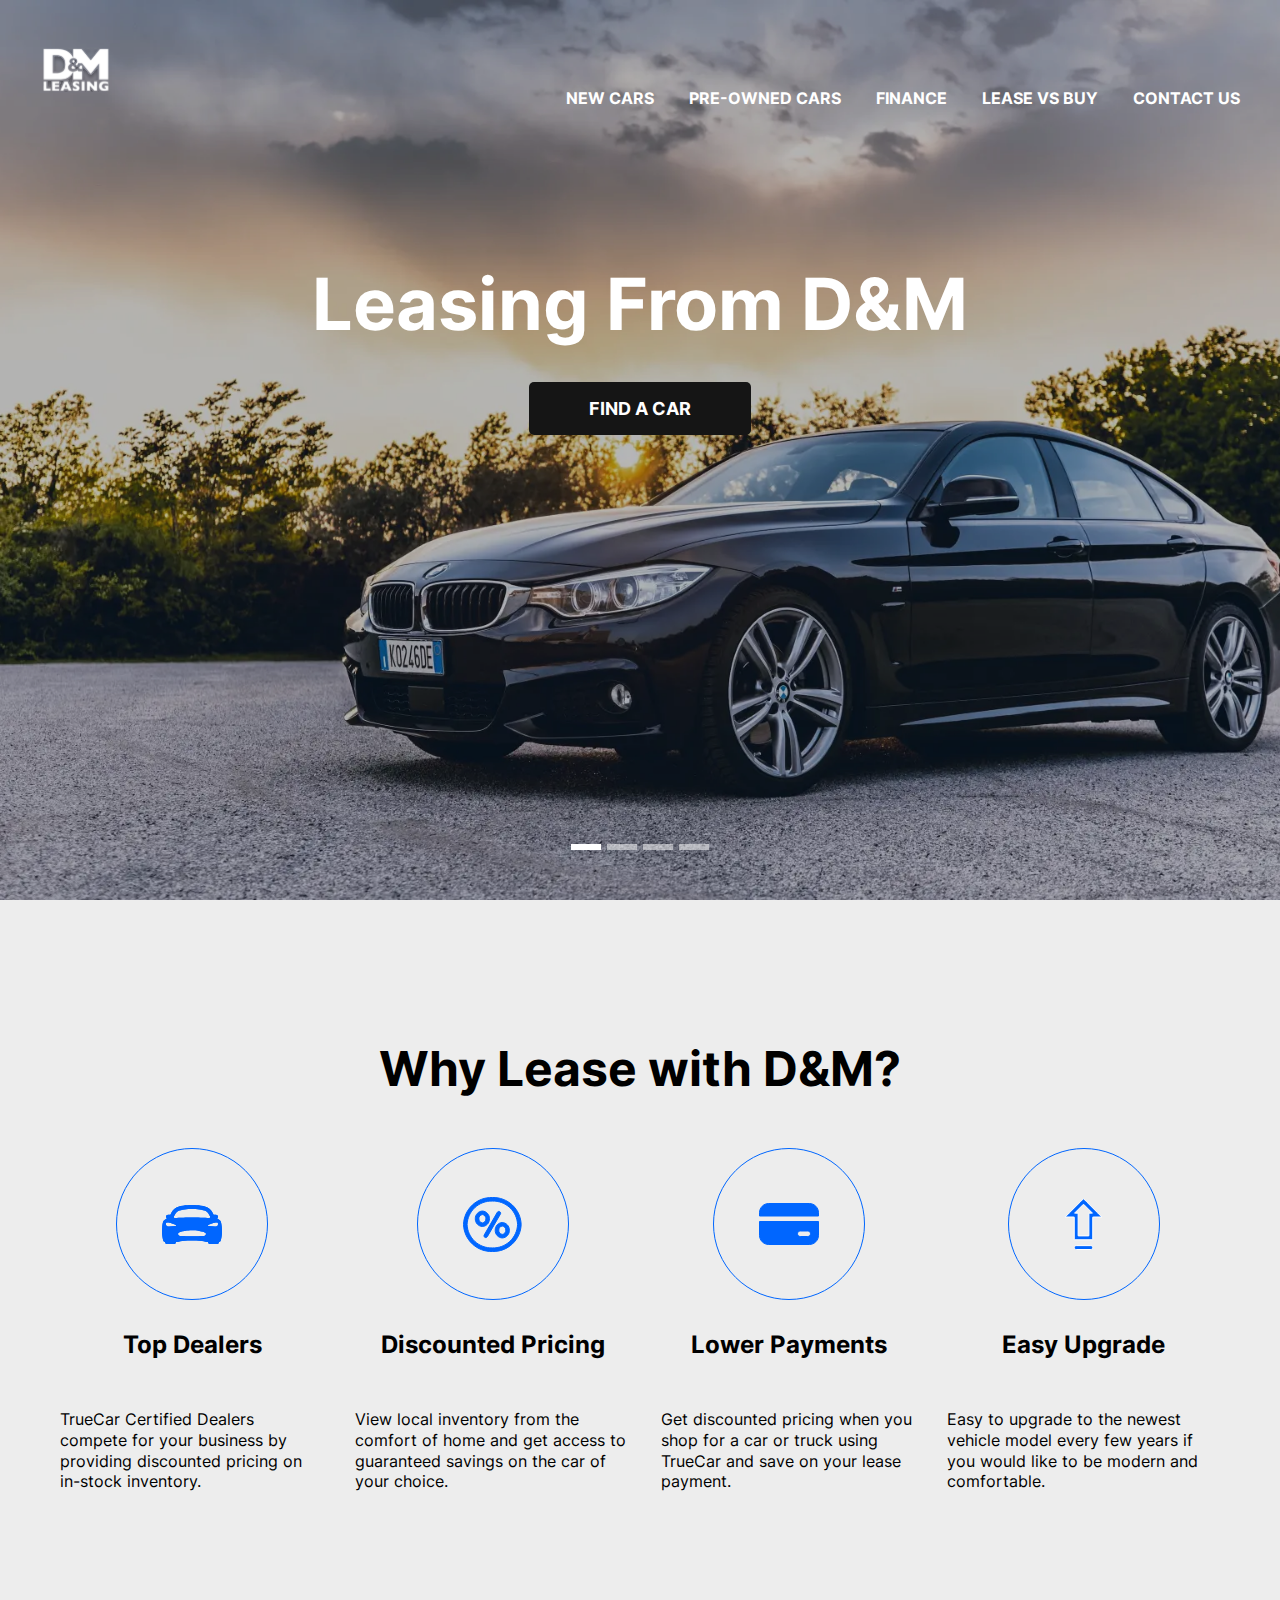
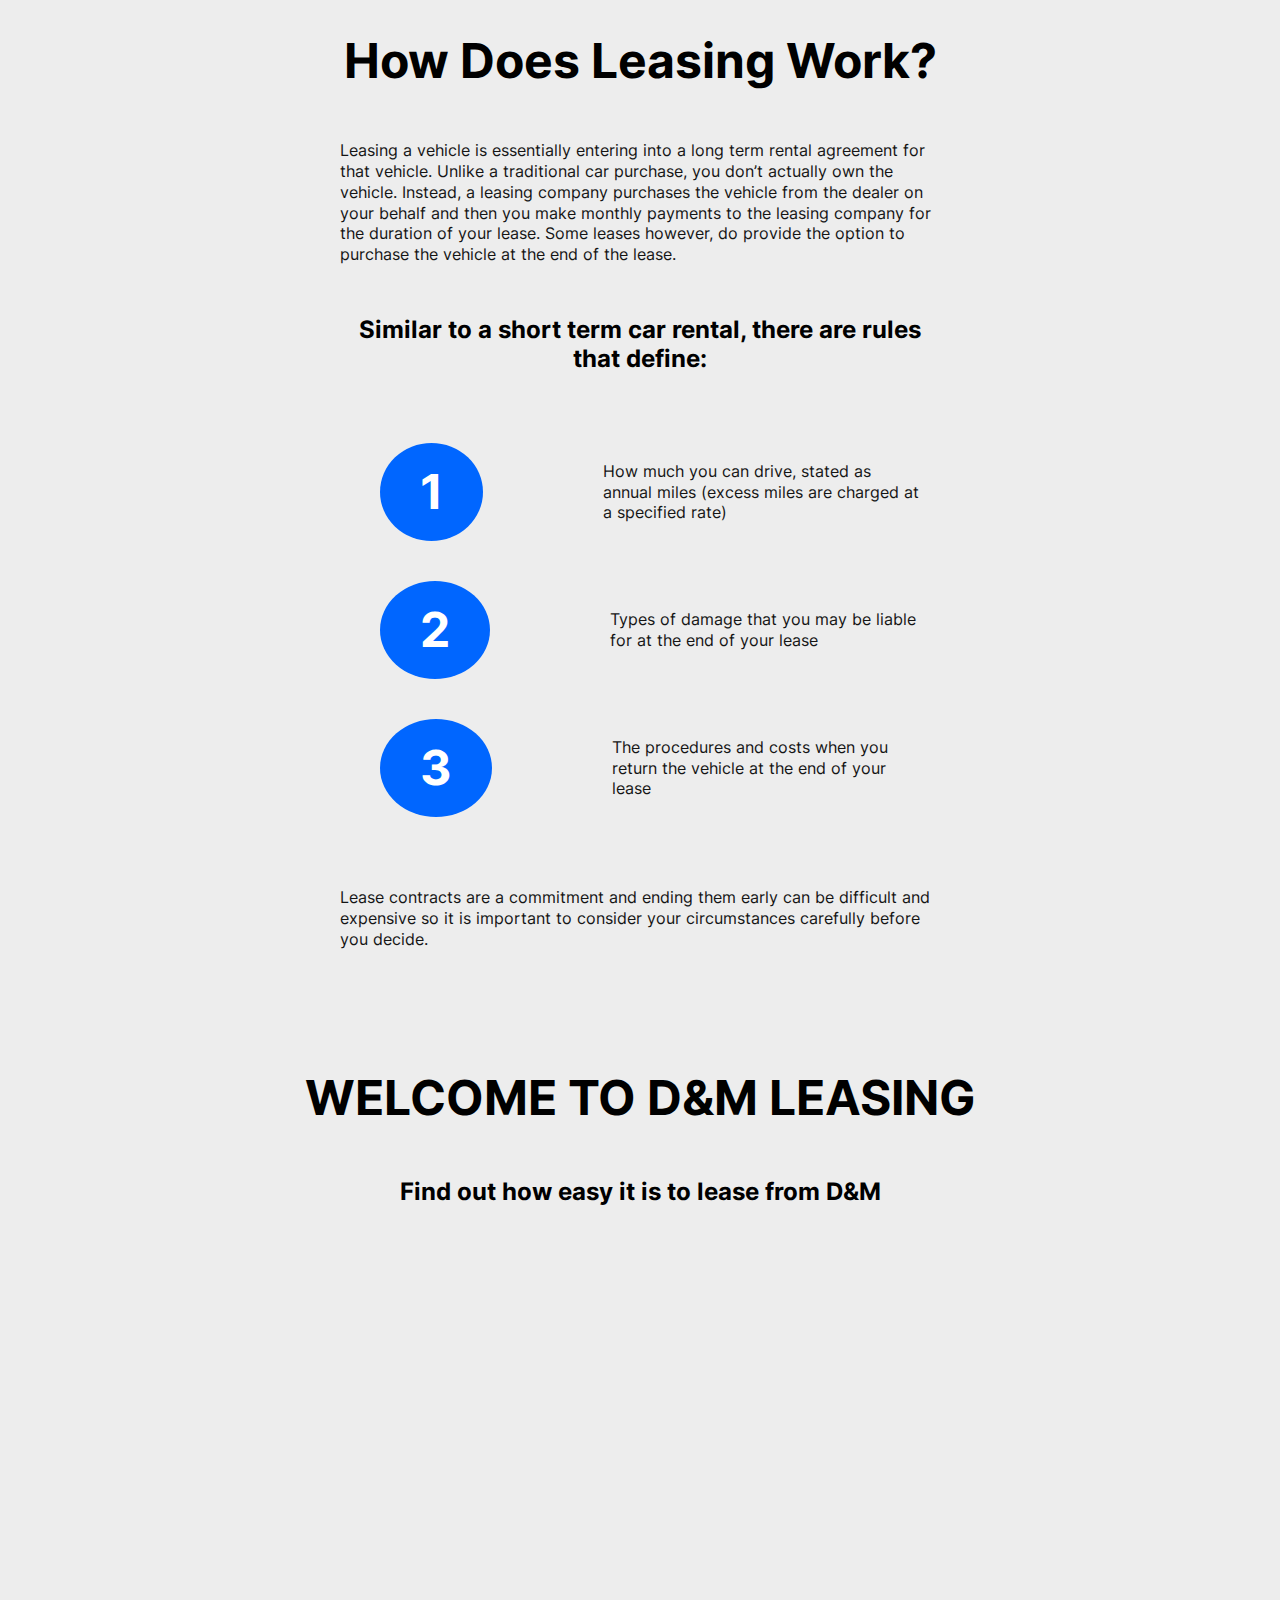
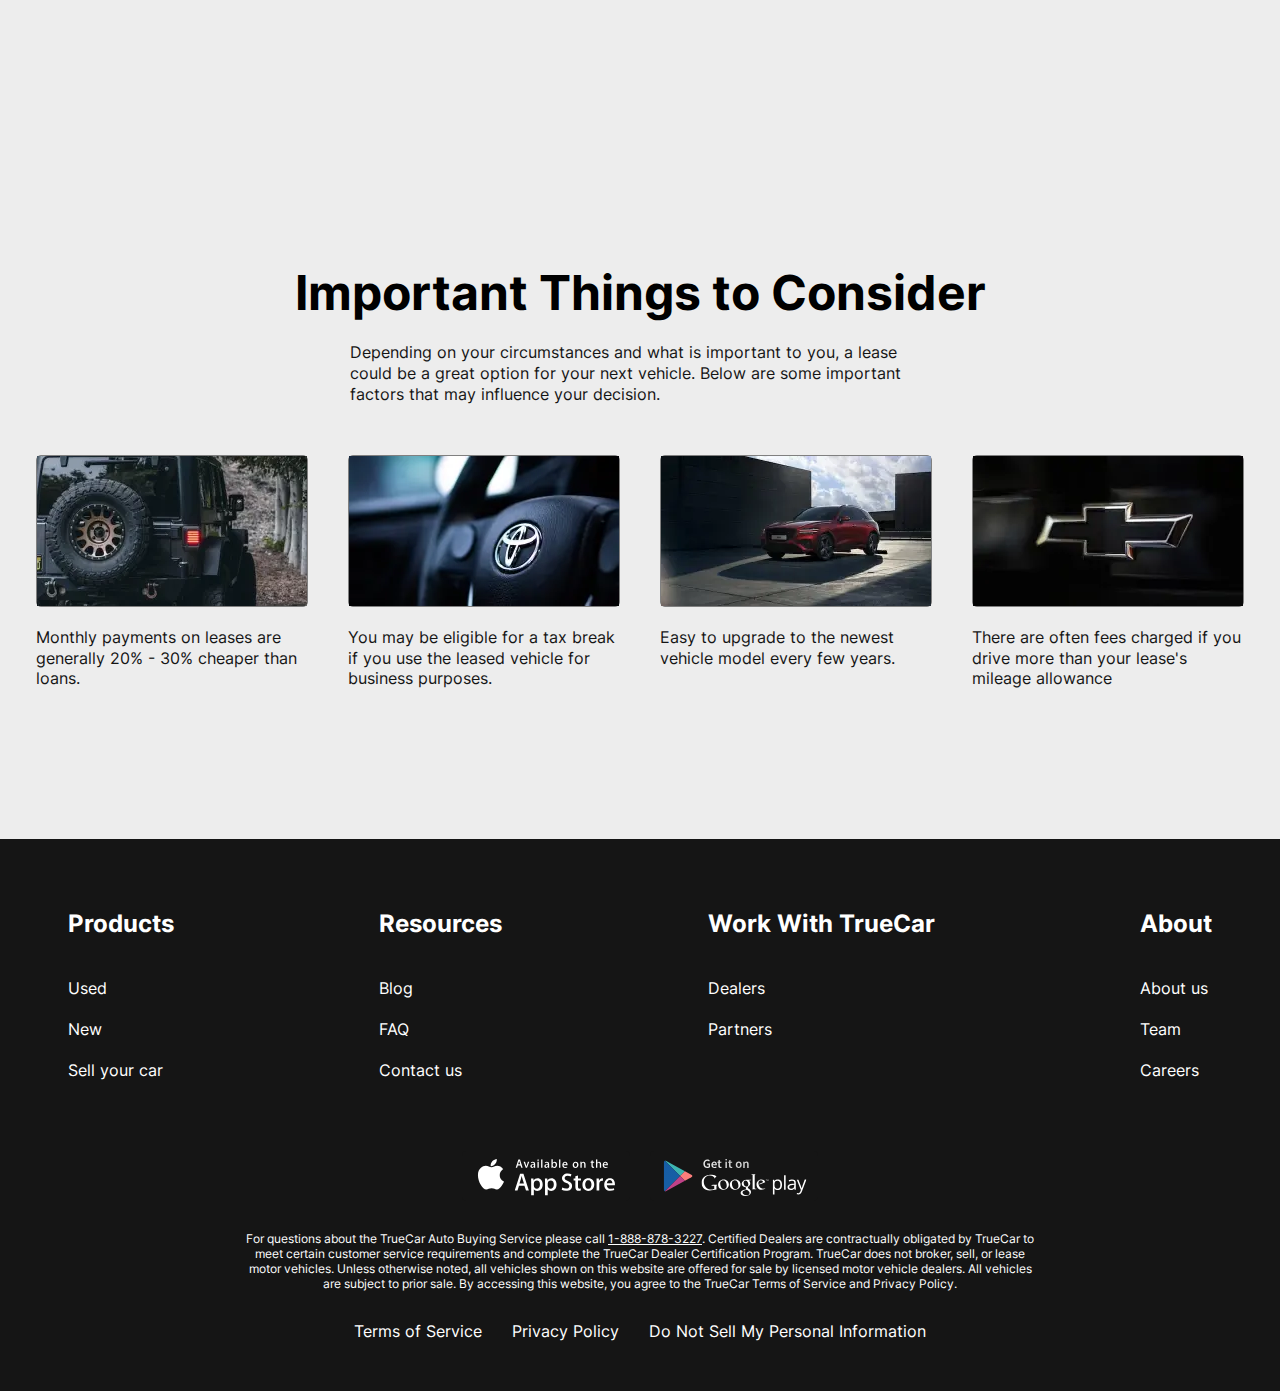
<file: index.html>
<!DOCTYPE html>
<html lang="en">
  <head>
    <meta charset="UTF-8">
    <meta http-equiv="X-UA-Compatible" content="IE=edge">
    <meta name="viewport" content="width=device-width, initial-scale=1.0">
    <link rel="stylesheet" href="css/style.min.css?_v=20230528184515">
    
    <title>Main page</title>
</head>
  <body>
    <section class="main-bg">
  <div class="main-img">
    <picture><source srcset="img/main-bg-0.webp" type="image/webp"><img class="main-img-item" src="img/main-bg-0.jpg" alt=""></picture>
  </div>
  <header class="header container">
  <a href="index.html" class="header__logo"></a>
  <nav>
    <ul class="menu__list">
      <li class="menu__link"><a href="choose.html" >new cars</a></li>
      <li class="menu__link"><a href="#" >pre-owned cars</a></li>
      <li class="menu__link"><a href="#" >finance</a></li>
      <li class="menu__link"><a href="#">lease vs buy</a></li>
      <li class="menu__link"><a href="contacts.html" >contact us</a></li>
    </ul>
  </nav>
</header>

  <div class="main--title">
    <h1 class="main--title__text">leasing from d&m</h1>
    <div class="main--title__btn btn">
      <a href="choose.html" target="_blank">find a car</a>
    </div>
  </div>
 
</section>

    <main class="container">
      <section class="why">
  <article>
    <h2 class="why__title title">Why Lease with D&M?</h2>
    <div class="why__cards">
      <div class="why__card">
        <div class="card__img-container">
          <div class="card__img-item">
            <img src="img/car.svg" alt="car-svg" />
          </div>
        </div>
        <div class="card__title">Top Dealers</div>
        <div class="card__descr">
          <p>
            TrueCar Certified Dealers compete for your business by providing
            discounted pricing on in-stock inventory.
          </p>
        </div>
      </div>
      <div class="why__card">
        <div class="card__img-container">
          <div class="card__img-item">
            <img src="img/percent.svg" alt="percent-svg" />
          </div>
        </div>
        <div class="card__title">Discounted Pricing</div>
        <div class="card__descr">
          <p>
            View local inventory from the comfort of home and get access to
            guaranteed savings on the car of your choice.
          </p>
        </div>
      </div>
      <div class="why__card">
        <div class="card__img-container">
          <div class="card__img-item">
            <img src="img/money.svg" alt="money-svg" />
          </div>
        </div>
        <div class="card__title">Lower Payments</div>
        <div class="card__descr">
          <p>
            Get discounted pricing when you shop for a car or truck using
            TrueCar and save on your lease payment.
          </p>
        </div>
      </div>
      <div class="why__card">
        <div class="card__img-container">
          <div class="card__img-item">
            <img src="img/arrow-up.svg" alt="arrow-svg" />
          </div>
        </div>
        <div class="card__title">Easy Upgrade</div>
        <div class="card__descr">
          <p>
            Easy to upgrade to the newest vehicle model every few years if you
            would like to be modern and comfortable.
          </p>
        </div>
      </div>
    </div>
  </article>
</section>

      <div class="container">
  <section class="work">
    <article>
      <h2 class="work__title title">How Does Leasing Work?</h2>
      <div class="work__text text">
        <p>
          Leasing a vehicle is essentially entering into a long term rental
          agreement for that vehicle. Unlike a traditional car purchase, you
          don’t actually own the vehicle. Instead, a leasing company purchases
          the vehicle from the dealer on your behalf and then you make monthly
          payments to the leasing company for the duration of your lease. Some
          leases however, do provide the option to purchase the vehicle at the
          end of the lease.
        </p>
      </div>
      <div class="work__subtitle subtitle">
        <h3>
          Similar to a short term car rental, there are rules that define:
        </h3>
      </div>
      <ul class="work__list">
        <li class="list__item">
          <p class="list__item-text text">
            How much you can drive, stated as annual miles (excess miles are
            charged at a specified rate)
          </p>
        </li>
        <li class="list__item">
          <p class="list__item-text text">
            Types of damage that you may be liable for at the end of your lease
          </p>
        </li>
        <li class="list__item">
          <p class="list__item-text text">
            The procedures and costs when you return the vehicle at the end of
            your lease
          </p>
        </li>
      </ul>
      <div class="work__text-bottom text">
        <p>
          Lease contracts are a commitment and ending them early can be
          difficult and expensive so it is important to consider your
          circumstances carefully before you decide.
        </p>
      </div>
    </article>
  </section>
</div>
 <div class="container">
  <section>
    <div class="video">
      <h2 class="video__title title">WELCOME TO D&M LEASING</h2>
      <h3 class="video__subtitle subtitle">
        Find out how easy it is to lease from D&M
      </h3>
    </div>
    <div class="video__wrapper">
      <iframe
        width="900"
        height="506"
        src="https://www.youtube.com/embed/YAWt-gktZqM"
        title="Super Trofeo [4K]"
        frameborder="0"
        allow="accelerometer; autoplay; clipboard-write; encrypted-media; gyroscope; picture-in-picture; web-share"
        allowfullscreen
      ></iframe>
    </div>
  </section>
</div>

      <section class="important">
    <article>
            <h2 class="important__title title">Important Things to Consider</h2>
            <div class="important__text text">Depending on your circumstances and what is important to you, a lease could be a great option for your next vehicle. Below are some important factors that may influence your decision.</div>
           <div class="important__cards">
                <div class="important__card">
                    <div class="card__img">
                          <picture><source srcset="img/important-1.webp" type="image/webp"><img src="img/important-1.jpg" alt="car-image"></picture>
                    </div>
                    <div class="card__descr text">
                      <p>
                        Monthly payments on leases are generally 20% - 30% cheaper than loans.
                      </p>
                    </div>
                  </div>
                <div class="important__card">
                    <div class="card__img">
                          <picture><source srcset="img/important-2.webp" type="image/webp"><img src="img/important-2.jpg" alt="car-image"></picture>
                    </div>
                    <div class="card__descr text">
                      <p>
                        You may be eligible for a tax break if you use the leased vehicle for business purposes.
                      </p>
                    </div>
                  </div>
                <div class="important__card">
                    <div class="card__img">
                          <picture><source srcset="img/important-3.webp" type="image/webp"><img src="img/important-3.jpg" alt="car-image"></picture>
                    </div>
                    <div class="card__descr text">
                      <p>
                        Easy to upgrade to the newest vehicle model every few years.
                      </p>
                    </div>
                  </div>
                <div class="important__card">
                    <div class="card__img">
                          <picture><source srcset="img/important-4.webp" type="image/webp"><img src="img/important-4.jpg" alt="car-image"></picture>
                    </div>
                    <div class="card__descr text">
                      <p>
                        There are often fees charged if you drive more than your lease's mileage allowance
                      </p>
                    </div>
                  </div>
           </div>
    </article>
</section>
    </main>
    <div class="modal hide">
  <div class="modal__block">
    <div class="modal__block-close" data-modal-btn><img src="img/close.svg" alt="" /></div>
    <div class="modal__block-title">Have any questions?</div>
    <div class="modal__block-text text">
      <p>
        If you have any questions you can leave us your telphone and we'll call
        you back!
      </p>
    </div>
    <div class="modal__block-form">
      <div class="form__input">
        <form action="">
          <input
            type="tel"
            name="tel"
            placeholder="Write your telphone number"
          />
        </form>
        <div class="modal__block-btn btn" >
          <button class="btn" type="submit" >Send</button>
        </div>
      </div>
    </div>
  </div>
</div>

    <footer class="footer">
  <div class="container">
    <div class="footer__links">
      <div class="footer__link-item">
        <div class="link-item__title">Products</div>
        <ul class="link-block">
          <li><a href="#">Used</a></li>
          <li><a href="#">New</a></li>
          <li><a href="#">Sell your car</a></li>
        </ul>
      </div>
      <div class="footer__link-item">
        <div class="link-item__title">Resources</div>
        <ul class="link-block">
          <li><a href="#">Blog</a></li>
          <li><a href="#">FAQ</a></li>
          <li><a href="#">Contact us</a></li>
        </ul>
      </div>
      <div class="footer__link-item">
        <div class="link-item__title">Work With TrueCar</div>
        <ul class="link-block">
          <li><a href="#">Dealers</a></li>
          <li><a href="#">Partners</a></li>
        </ul>
      </div>
      <div class="footer__link-item">
        <div class="link-item__title">About</div>
        <ul class="link-block">
          <li><a href="#">About us</a></li>
          <li><a href="#">Team</a></li>
          <li><a href="#">Careers</a></li>
        </ul>
      </div>
    </div>
    <div class="footer__store">
      <div class="store-item">
        <a href="#"><img src="img/app-store.svg" alt="app-store" /></a>
      </div>
      <div class="store-item">
        <a href="#"><img src="img/g-play.svg" alt="google-play" /></a>
      </div>
    </div>
    <div class="footer__text">
      For questions about the TrueCar Auto Buying Service please call
      <a href="#">1-888-878-3227</a>. Certified Dealers are contractually
      obligated by TrueCar to meet certain customer service requirements and
      complete the TrueCar Dealer Certification Program. TrueCar does not
      broker, sell, or lease motor vehicles. Unless otherwise noted, all
      vehicles shown on this website are offered for sale by licensed motor
      vehicle dealers. All vehicles are subject to prior sale. By accessing this
      website, you agree to the TrueCar Terms of Service and Privacy Policy.
    </div>
    <div class="footer__link-bot">
      <a href="#">Terms of Service</a>
      <a href="#">Privacy Policy</a>
      <a href="#">Do Not Sell My Personal Information</a>
    </div>
  </div>
</footer>

   <script src="js/app.min.js?_v=20230528184515"></script>
  </body>
</html>
</file>
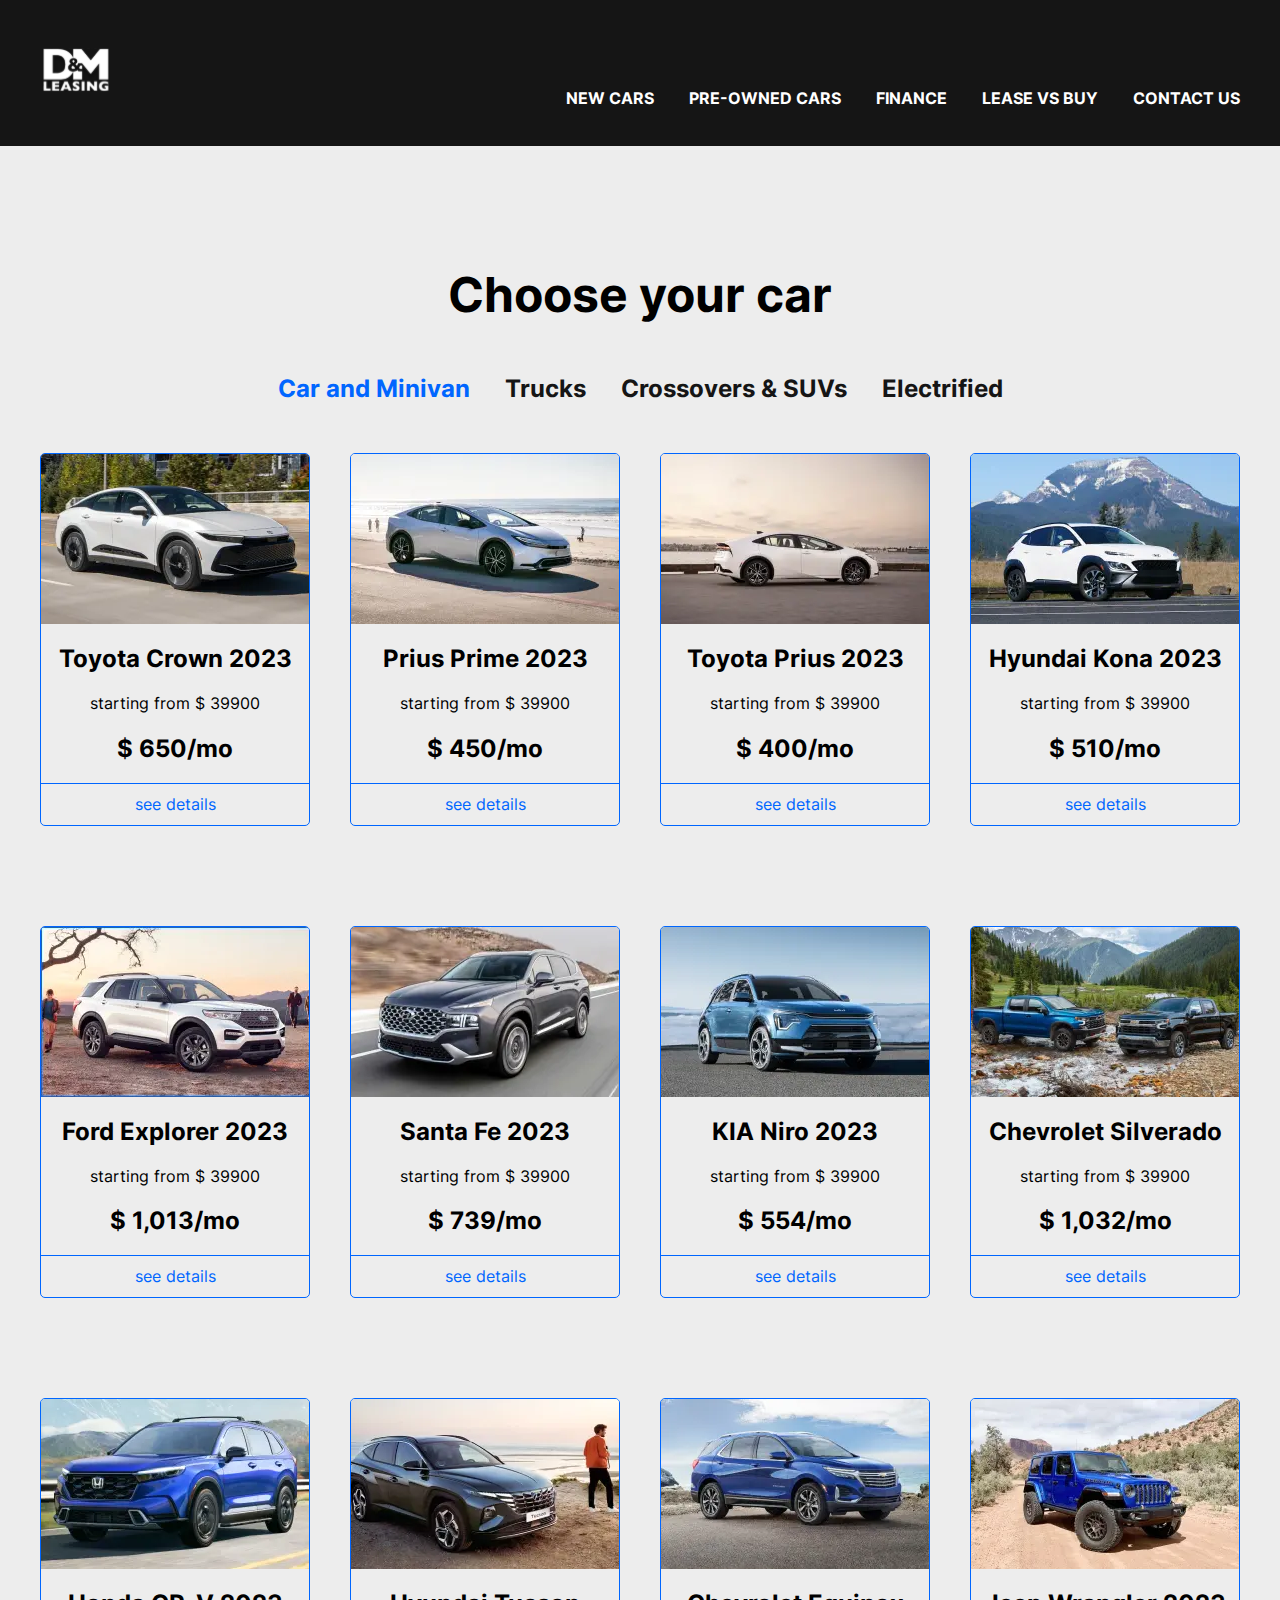
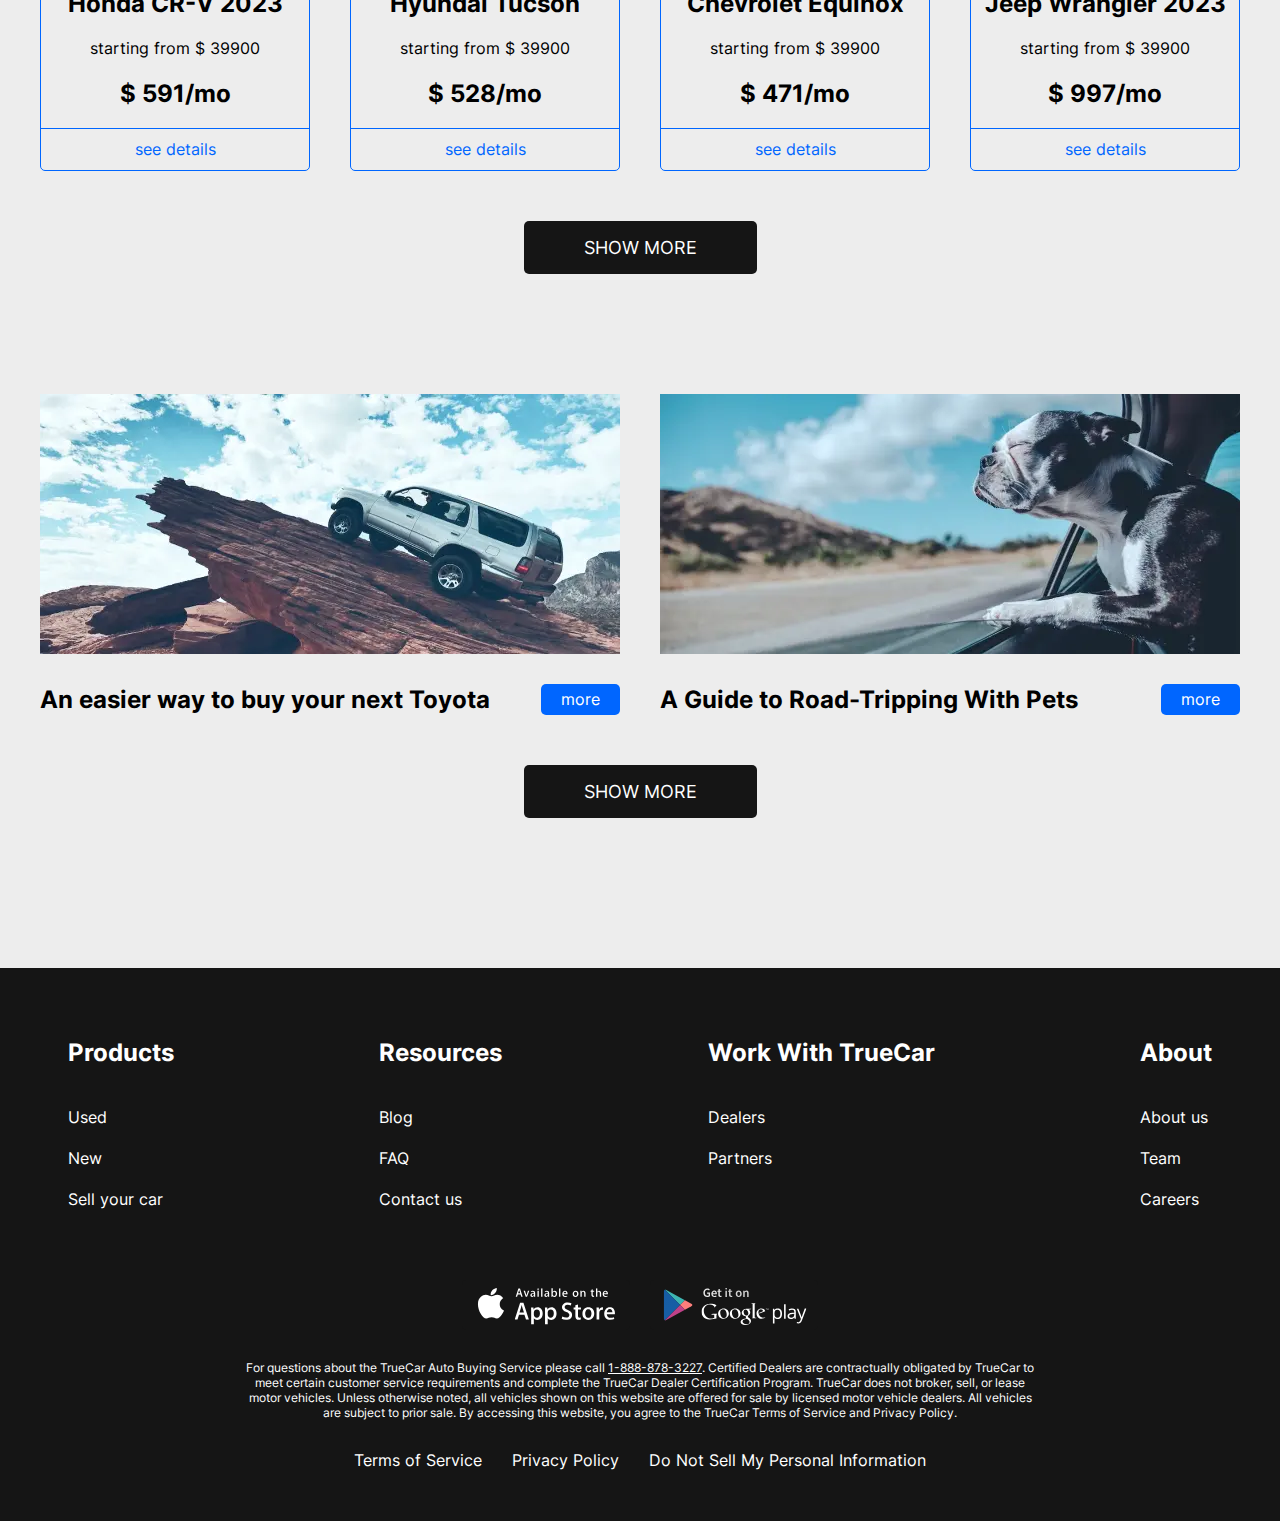
<file: choose.html>
<!DOCTYPE html>
<html lang="en">
  <head>
    <meta charset="UTF-8">
    <meta http-equiv="X-UA-Compatible" content="IE=edge">
    <meta name="viewport" content="width=device-width, initial-scale=1.0">
    <link rel="stylesheet" href="css/style.min.css?_v=20230528174315">
    
    <title>Choose your car</title>
</head>
  <body>
    <div class="black">
      <header class="header container">
  <a href="index.html" class="header__logo"></a>
  <nav>
    <ul class="menu__list">
      <li class="menu__link"><a href="choose.html" >new cars</a></li>
      <li class="menu__link"><a href="#" >pre-owned cars</a></li>
      <li class="menu__link"><a href="#" >finance</a></li>
      <li class="menu__link"><a href="#">lease vs buy</a></li>
      <li class="menu__link"><a href="contacts.html" >contact us</a></li>
    </ul>
  </nav>
</header>

    </div>
    
    <main class="container">
      <section class="car-list">
  <div class="car-list__title title">Choose your car</div>
  <div class="car-list__menu">
    <ul class="menu__list-tabs menu__list">
      <li class="menu__list-item">Car and Minivan</li>
      <li class="menu__list-item">Trucks</li>
      <li class="menu__list-item">Crossovers & SUVs</li>
      <li class="menu__list-item">Electrified</li>
    </ul>
  </div>
  <div class="tab-content">
    <div class="car-list__cards">
      <div class="cards__card">
        <div class="card__image">
          <picture><source srcset="img/car-1.webp" type="image/webp"><img src="img/car-1.jpg" alt="car-image" /></picture>
        </div>
        <div class="card__car-name">Toyota Crown 2023</div>
        <div class="card__start">starting from $ 39900</div>
        <div class="card__price">$ 650/mo</div>
        <div class="card__details">
          <a href="" class="details-link">see details</a>
        </div>
      </div>
      <div class="cards__card">
        <div class="card__image">
          <picture><source srcset="img/car-2.webp" type="image/webp"><img src="img/car-2.jpg" alt="car-image" /></picture>
        </div>
        <div class="card__car-name">Prius Prime 2023</div>
        <div class="card__start">starting from $ 39900</div>
        <div class="card__price">$ 450/mo</div>
        <div class="card__details">
          <a href="" class="details-link">see details</a>
        </div>
      </div>
      <div class="cards__card">
        <div class="card__image">
          <picture><source srcset="img/car-3.webp" type="image/webp"><img src="img/car-3.jpg" alt="car-image" /></picture>
        </div>
        <div class="card__car-name">Toyota Prius 2023</div>
        <div class="card__start">starting from $ 39900</div>
        <div class="card__price">$ 400/mo</div>
        <div class="card__details">
          <a href="" class="details-link">see details</a>
        </div>
      </div>
      <div class="cards__card">
        <div class="card__image">
          <picture><source srcset="img/car-4.webp" type="image/webp"><img src="img/car-4.jpg" alt="car-image" /></picture>
        </div>
        <div class="card__car-name">Hyundai Kona 2023</div>
        <div class="card__start">starting from $ 39900</div>
        <div class="card__price">$ 510/mo</div>
        <div class="card__details">
          <a href="" class="details-link">see details</a>
        </div>
      </div>
      <div class="cards__card">
        <div class="card__image">
          <picture><source srcset="img/car-5.webp" type="image/webp"><img src="img/car-5.jpg" alt="car-image" /></picture>
        </div>
        <div class="card__car-name">Ford Explorer 2023</div>
        <div class="card__start">starting from $ 39900</div>
        <div class="card__price">$ 1,013/mo</div>
        <div class="card__details">
          <a href="" class="details-link">see details</a>
        </div>
      </div>
      <div class="cards__card">
        <div class="card__image">
          <picture><source srcset="img/car-6.webp" type="image/webp"><img src="img/car-6.jpg" alt="car-image" /></picture>
        </div>
        <div class="card__car-name">Santa Fe 2023</div>
        <div class="card__start">starting from $ 39900</div>
        <div class="card__price">$ 739/mo</div>
        <div class="card__details">
          <a href="" class="details-link">see details</a>
        </div>
      </div>
      <div class="cards__card">
        <div class="card__image">
          <picture><source srcset="img/car-7.webp" type="image/webp"><img src="img/car-7.jpg" alt="car-image" /></picture>
        </div>
        <div class="card__car-name">KIA Niro 2023</div>
        <div class="card__start">starting from $ 39900</div>
        <div class="card__price">$ 554/mo</div>
        <div class="card__details">
          <a href="" class="details-link">see details</a>
        </div>
      </div>
      <div class="cards__card">
        <div class="card__image">
          <picture><source srcset="img/car-8.webp" type="image/webp"><img src="img/car-8.jpg" alt="car-image" /></picture>
        </div>
        <div class="card__car-name">Chevrolet Silverado</div>
        <div class="card__start">starting from $ 39900</div>
        <div class="card__price">$ 1,032/mo</div>
        <div class="card__details">
          <a href="" class="details-link">see details</a>
        </div>
      </div>
      <div class="cards__card">
        <div class="card__image">
          <picture><source srcset="img/car-9.webp" type="image/webp"><img src="img/car-9.jpg" alt="car-image" /></picture>
        </div>
        <div class="card__car-name">Honda CR-V 2023</div>
        <div class="card__start">starting from $ 39900</div>
        <div class="card__price">$ 591/mo</div>
        <div class="card__details">
          <a href="" class="details-link">see details</a>
        </div>
      </div>
      <div class="cards__card">
        <div class="card__image">
          <picture><source srcset="img/car-10.webp" type="image/webp"><img src="img/car-10.jpg" alt="car-image" /></picture>
        </div>
        <div class="card__car-name">Hyundai Tucson</div>
        <div class="card__start">starting from $ 39900</div>
        <div class="card__price">$ 528/mo</div>
        <div class="card__details">
          <a href="" class="details-link">see details</a>
        </div>
      </div>
      <div class="cards__card">
        <div class="card__image">
          <picture><source srcset="img/car-11.webp" type="image/webp"><img src="img/car-11.jpg" alt="car-image" /></picture>
        </div>
        <div class="card__car-name">Chevrolet Equinox</div>
        <div class="card__start">starting from $ 39900</div>
        <div class="card__price">$ 471/mo</div>
        <div class="card__details">
          <a href="" class="details-link">see details</a>
        </div>
      </div>
      <div class="cards__card">
        <div class="card__image">
          <picture><source srcset="img/car-12.webp" type="image/webp"><img src="img/car-12.jpg" alt="car-image" /></picture>
        </div>
        <div class="card__car-name">Jeep Wrangler 2023</div>
        <div class="card__start">starting from $ 39900</div>
        <div class="card__price">$ 997/mo</div>
        <div class="card__details">
          <a href="" class="details-link">see details</a>
        </div>
      </div>
    </div>
  </div>
  <div class="tab-content">
    <div class="car-list__cards">
      <div class="cards__card">
        <div class="card__image">
          <picture><source srcset="img/car-1.webp" type="image/webp"><img src="img/car-1.jpg" alt="car-image" /></picture>
        </div>
        <div class="card__car-name">Toyota Crown 2023</div>
        <div class="card__start">starting from $ 39900</div>
        <div class="card__price">$ 650/mo</div>
        <div class="card__details">
          <a href="" class="details-link">see details</a>
        </div>
      </div>
      <div class="cards__card">
        <div class="card__image">
          <picture><source srcset="img/car-2.webp" type="image/webp"><img src="img/car-2.jpg" alt="car-image" /></picture>
        </div>
        <div class="card__car-name">Prius Prime 2023</div>
        <div class="card__start">starting from $ 39900</div>
        <div class="card__price">$ 450/mo</div>
        <div class="card__details">
          <a href="" class="details-link">see details</a>
        </div>
      </div>
      <div class="cards__card">
        <div class="card__image">
          <picture><source srcset="img/car-3.webp" type="image/webp"><img src="img/car-3.jpg" alt="car-image" /></picture>
        </div>
        <div class="card__car-name">Toyota Prius 2023</div>
        <div class="card__start">starting from $ 39900</div>
        <div class="card__price">$ 400/mo</div>
        <div class="card__details">
          <a href="" class="details-link">see details</a>
        </div>
      </div>
      <div class="cards__card">
        <div class="card__image">
          <picture><source srcset="img/car-4.webp" type="image/webp"><img src="img/car-4.jpg" alt="car-image" /></picture>
        </div>
        <div class="card__car-name">Hyundai Kona 2023</div>
        <div class="card__start">starting from $ 39900</div>
        <div class="card__price">$ 510/mo</div>
        <div class="card__details">
          <a href="" class="details-link">see details</a>
        </div>
      </div>
      <div class="cards__card">
        <div class="card__image">
          <picture><source srcset="img/car-5.webp" type="image/webp"><img src="img/car-5.jpg" alt="car-image" /></picture>
        </div>
        <div class="card__car-name">Ford Explorer 2023</div>
        <div class="card__start">starting from $ 39900</div>
        <div class="card__price">$ 1,013/mo</div>
        <div class="card__details">
          <a href="" class="details-link">see details</a>
        </div>
      </div>
      <div class="cards__card">
        <div class="card__image">
          <picture><source srcset="img/car-6.webp" type="image/webp"><img src="img/car-6.jpg" alt="car-image" /></picture>
        </div>
        <div class="card__car-name">Santa Fe 2023</div>
        <div class="card__start">starting from $ 39900</div>
        <div class="card__price">$ 739/mo</div>
        <div class="card__details">
          <a href="" class="details-link">see details</a>
        </div>
      </div>
      <div class="cards__card">
        <div class="card__image">
          <picture><source srcset="img/car-7.webp" type="image/webp"><img src="img/car-7.jpg" alt="car-image" /></picture>
        </div>
        <div class="card__car-name">KIA Niro 2023</div>
        <div class="card__start">starting from $ 39900</div>
        <div class="card__price">$ 554/mo</div>
        <div class="card__details">
          <a href="" class="details-link">see details</a>
        </div>
      </div>
      <div class="cards__card">
        <div class="card__image">
          <picture><source srcset="img/car-8.webp" type="image/webp"><img src="img/car-8.jpg" alt="car-image" /></picture>
        </div>
        <div class="card__car-name">Chevrolet Silverado</div>
        <div class="card__start">starting from $ 39900</div>
        <div class="card__price">$ 1,032/mo</div>
        <div class="card__details">
          <a href="" class="details-link">see details</a>
        </div>
      </div>
    </div>
  </div>
  <div class="tab-content">
    <div class="car-list__cards">
      <div class="cards__card">
        <div class="card__image">
          <picture><source srcset="img/car-3.webp" type="image/webp"><img src="img/car-3.jpg" alt="car-image" /></picture>
        </div>
        <div class="card__car-name">Toyota Prius 2023</div>
        <div class="card__start">starting from $ 39900</div>
        <div class="card__price">$ 400/mo</div>
        <div class="card__details">
          <a href="" class="details-link">see details</a>
        </div>
      </div>
      <div class="cards__card">
        <div class="card__image">
          <picture><source srcset="img/car-4.webp" type="image/webp"><img src="img/car-4.jpg" alt="car-image" /></picture>
        </div>
        <div class="card__car-name">Hyundai Kona 2023</div>
        <div class="card__start">starting from $ 39900</div>
        <div class="card__price">$ 510/mo</div>
        <div class="card__details">
          <a href="" class="details-link">see details</a>
        </div>
      </div>
      <div class="cards__card">
        <div class="card__image">
          <picture><source srcset="img/car-5.webp" type="image/webp"><img src="img/car-5.jpg" alt="car-image" /></picture>
        </div>
        <div class="card__car-name">Ford Explorer 2023</div>
        <div class="card__start">starting from $ 39900</div>
        <div class="card__price">$ 1,013/mo</div>
        <div class="card__details">
          <a href="" class="details-link">see details</a>
        </div>
      </div>
      <div class="cards__card">
        <div class="card__image">
          <picture><source srcset="img/car-6.webp" type="image/webp"><img src="img/car-6.jpg" alt="car-image" /></picture>
        </div>
        <div class="card__car-name">Santa Fe 2023</div>
        <div class="card__start">starting from $ 39900</div>
        <div class="card__price">$ 739/mo</div>
        <div class="card__details">
          <a href="" class="details-link">see details</a>
        </div>
      </div>
      <div class="cards__card">
        <div class="card__image">
          <picture><source srcset="img/car-7.webp" type="image/webp"><img src="img/car-7.jpg" alt="car-image" /></picture>
        </div>
        <div class="card__car-name">KIA Niro 2023</div>
        <div class="card__start">starting from $ 39900</div>
        <div class="card__price">$ 554/mo</div>
        <div class="card__details">
          <a href="" class="details-link">see details</a>
        </div>
      </div>
      <div class="cards__card">
        <div class="card__image">
          <picture><source srcset="img/car-8.webp" type="image/webp"><img src="img/car-8.jpg" alt="car-image" /></picture>
        </div>
        <div class="card__car-name">Chevrolet Silverado</div>
        <div class="card__start">starting from $ 39900</div>
        <div class="card__price">$ 1,032/mo</div>
        <div class="card__details">
          <a href="" class="details-link">see details</a>
        </div>
      </div>
      <div class="cards__card">
        <div class="card__image">
          <picture><source srcset="img/car-9.webp" type="image/webp"><img src="img/car-9.jpg" alt="car-image" /></picture>
        </div>
        <div class="card__car-name">Honda CR-V 2023</div>
        <div class="card__start">starting from $ 39900</div>
        <div class="card__price">$ 591/mo</div>
        <div class="card__details">
          <a href="" class="details-link">see details</a>
        </div>
      </div>
      <div class="cards__card">
        <div class="card__image">
          <picture><source srcset="img/car-10.webp" type="image/webp"><img src="img/car-10.jpg" alt="car-image" /></picture>
        </div>
        <div class="card__car-name">Hyundai Tucson</div>
        <div class="card__start">starting from $ 39900</div>
        <div class="card__price">$ 528/mo</div>
        <div class="card__details">
          <a href="" class="details-link">see details</a>
        </div>
      </div>
      <div class="cards__card">
        <div class="card__image">
          <picture><source srcset="img/car-11.webp" type="image/webp"><img src="img/car-11.jpg" alt="car-image" /></picture>
        </div>
        <div class="card__car-name">Chevrolet Equinox</div>
        <div class="card__start">starting from $ 39900</div>
        <div class="card__price">$ 471/mo</div>
        <div class="card__details">
          <a href="" class="details-link">see details</a>
        </div>
      </div>
      <div class="cards__card">
        <div class="card__image">
          <picture><source srcset="img/car-12.webp" type="image/webp"><img src="img/car-12.jpg" alt="car-image" /></picture>
        </div>
        <div class="card__car-name">Jeep Wrangler 2023</div>
        <div class="card__start">starting from $ 39900</div>
        <div class="card__price">$ 997/mo</div>
        <div class="card__details">
          <a href="" class="details-link">see details</a>
        </div>
      </div>
    </div>
  </div>
  <div class="tab-content">
    <div class="car-list__cards">
      <div class="cards__card">
        <div class="card__image">
          <picture><source srcset="img/car-7.webp" type="image/webp"><img src="img/car-7.jpg" alt="car-image" /></picture>
        </div>
        <div class="card__car-name">KIA Niro 2023</div>
        <div class="card__start">starting from $ 39900</div>
        <div class="card__price">$ 554/mo</div>
        <div class="card__details">
          <a href="" class="details-link">see details</a>
        </div>
      </div>
      <div class="cards__card">
        <div class="card__image">
          <picture><source srcset="img/car-8.webp" type="image/webp"><img src="img/car-8.jpg" alt="car-image" /></picture>
        </div>
        <div class="card__car-name">Chevrolet Silverado</div>
        <div class="card__start">starting from $ 39900</div>
        <div class="card__price">$ 1,032/mo</div>
        <div class="card__details">
          <a href="" class="details-link">see details</a>
        </div>
      </div>
      <div class="cards__card">
        <div class="card__image">
          <picture><source srcset="img/car-9.webp" type="image/webp"><img src="img/car-9.jpg" alt="car-image" /></picture>
        </div>
        <div class="card__car-name">Honda CR-V 2023</div>
        <div class="card__start">starting from $ 39900</div>
        <div class="card__price">$ 591/mo</div>
        <div class="card__details">
          <a href="" class="details-link">see details</a>
        </div>
      </div>
      <div class="cards__card">
        <div class="card__image">
          <picture><source srcset="img/car-10.webp" type="image/webp"><img src="img/car-10.jpg" alt="car-image" /></picture>
        </div>
        <div class="card__car-name">Hyundai Tucson</div>
        <div class="card__start">starting from $ 39900</div>
        <div class="card__price">$ 528/mo</div>
        <div class="card__details">
          <a href="" class="details-link">see details</a>
        </div>
      </div>
      <div class="cards__card">
        <div class="card__image">
          <picture><source srcset="img/car-11.webp" type="image/webp"><img src="img/car-11.jpg" alt="car-image" /></picture>
        </div>
        <div class="card__car-name">Chevrolet Equinox</div>
        <div class="card__start">starting from $ 39900</div>
        <div class="card__price">$ 471/mo</div>
        <div class="card__details">
          <a href="" class="details-link">see details</a>
        </div>
      </div>
      <div class="cards__card">
        <div class="card__image">
          <picture><source srcset="img/car-12.webp" type="image/webp"><img src="img/car-12.jpg" alt="car-image" /></picture>
        </div>
        <div class="card__car-name">Jeep Wrangler 2023</div>
        <div class="card__start">starting from $ 39900</div>
        <div class="card__price">$ 997/mo</div>
        <div class="card__details">
          <a href="" class="details-link">see details</a>
        </div>
      </div>
    </div>
  </div>
  <div class="car-list__btn btn">
    <button href="#">SHOW MORE</button>
  </div>
</section>
<section class="more">
  <div class="more__easier">
    <div class="easier__img"><picture><source srcset="img/more-1.webp" type="image/webp"><img src="img/more-1.jpg" alt="car-image" /></picture></div>
    <div class="easier__descr">
      <div class="easier__subtitle subtitle">
        An easier way to buy your next Toyota
      </div>
      <div class="easier__link"><a href="#">more</a></div>
    </div>
  </div>
  <div class="more__easier">
    <div class="easier__img"><picture><source srcset="img/more-2.webp" type="image/webp"><img src="img/more-2.jpg" alt="car-image" /></picture></div>
    <div class="easier__descr">
      <div class="easier__subtitle subtitle">
        A Guide to Road-Tripping With Pets
      </div>
      <div class="easier__link"><a href="#">more</a></div>
    </div>
  </div>
</section>
<div class="car-list__btn btn">
  <button href="#">SHOW MORE</button>
</div>

    </main>

    <footer class="footer">
  <div class="container">
    <div class="footer__links">
      <div class="footer__link-item">
        <div class="link-item__title">Products</div>
        <ul class="link-block">
          <li><a href="#">Used</a></li>
          <li><a href="#">New</a></li>
          <li><a href="#">Sell your car</a></li>
        </ul>
      </div>
      <div class="footer__link-item">
        <div class="link-item__title">Resources</div>
        <ul class="link-block">
          <li><a href="#">Blog</a></li>
          <li><a href="#">FAQ</a></li>
          <li><a href="#">Contact us</a></li>
        </ul>
      </div>
      <div class="footer__link-item">
        <div class="link-item__title">Work With TrueCar</div>
        <ul class="link-block">
          <li><a href="#">Dealers</a></li>
          <li><a href="#">Partners</a></li>
        </ul>
      </div>
      <div class="footer__link-item">
        <div class="link-item__title">About</div>
        <ul class="link-block">
          <li><a href="#">About us</a></li>
          <li><a href="#">Team</a></li>
          <li><a href="#">Careers</a></li>
        </ul>
      </div>
    </div>
    <div class="footer__store">
      <div class="store-item">
        <a href="#"><img src="img/app-store.svg" alt="app-store" /></a>
      </div>
      <div class="store-item">
        <a href="#"><img src="img/g-play.svg" alt="google-play" /></a>
      </div>
    </div>
    <div class="footer__text">
      For questions about the TrueCar Auto Buying Service please call
      <a href="#">1-888-878-3227</a>. Certified Dealers are contractually
      obligated by TrueCar to meet certain customer service requirements and
      complete the TrueCar Dealer Certification Program. TrueCar does not
      broker, sell, or lease motor vehicles. Unless otherwise noted, all
      vehicles shown on this website are offered for sale by licensed motor
      vehicle dealers. All vehicles are subject to prior sale. By accessing this
      website, you agree to the TrueCar Terms of Service and Privacy Policy.
    </div>
    <div class="footer__link-bot">
      <a href="#">Terms of Service</a>
      <a href="#">Privacy Policy</a>
      <a href="#">Do Not Sell My Personal Information</a>
    </div>
  </div>
</footer>

    <script src="js/app.min.js?_v=20230528174315"></script>
  </body>
</html>
</file>
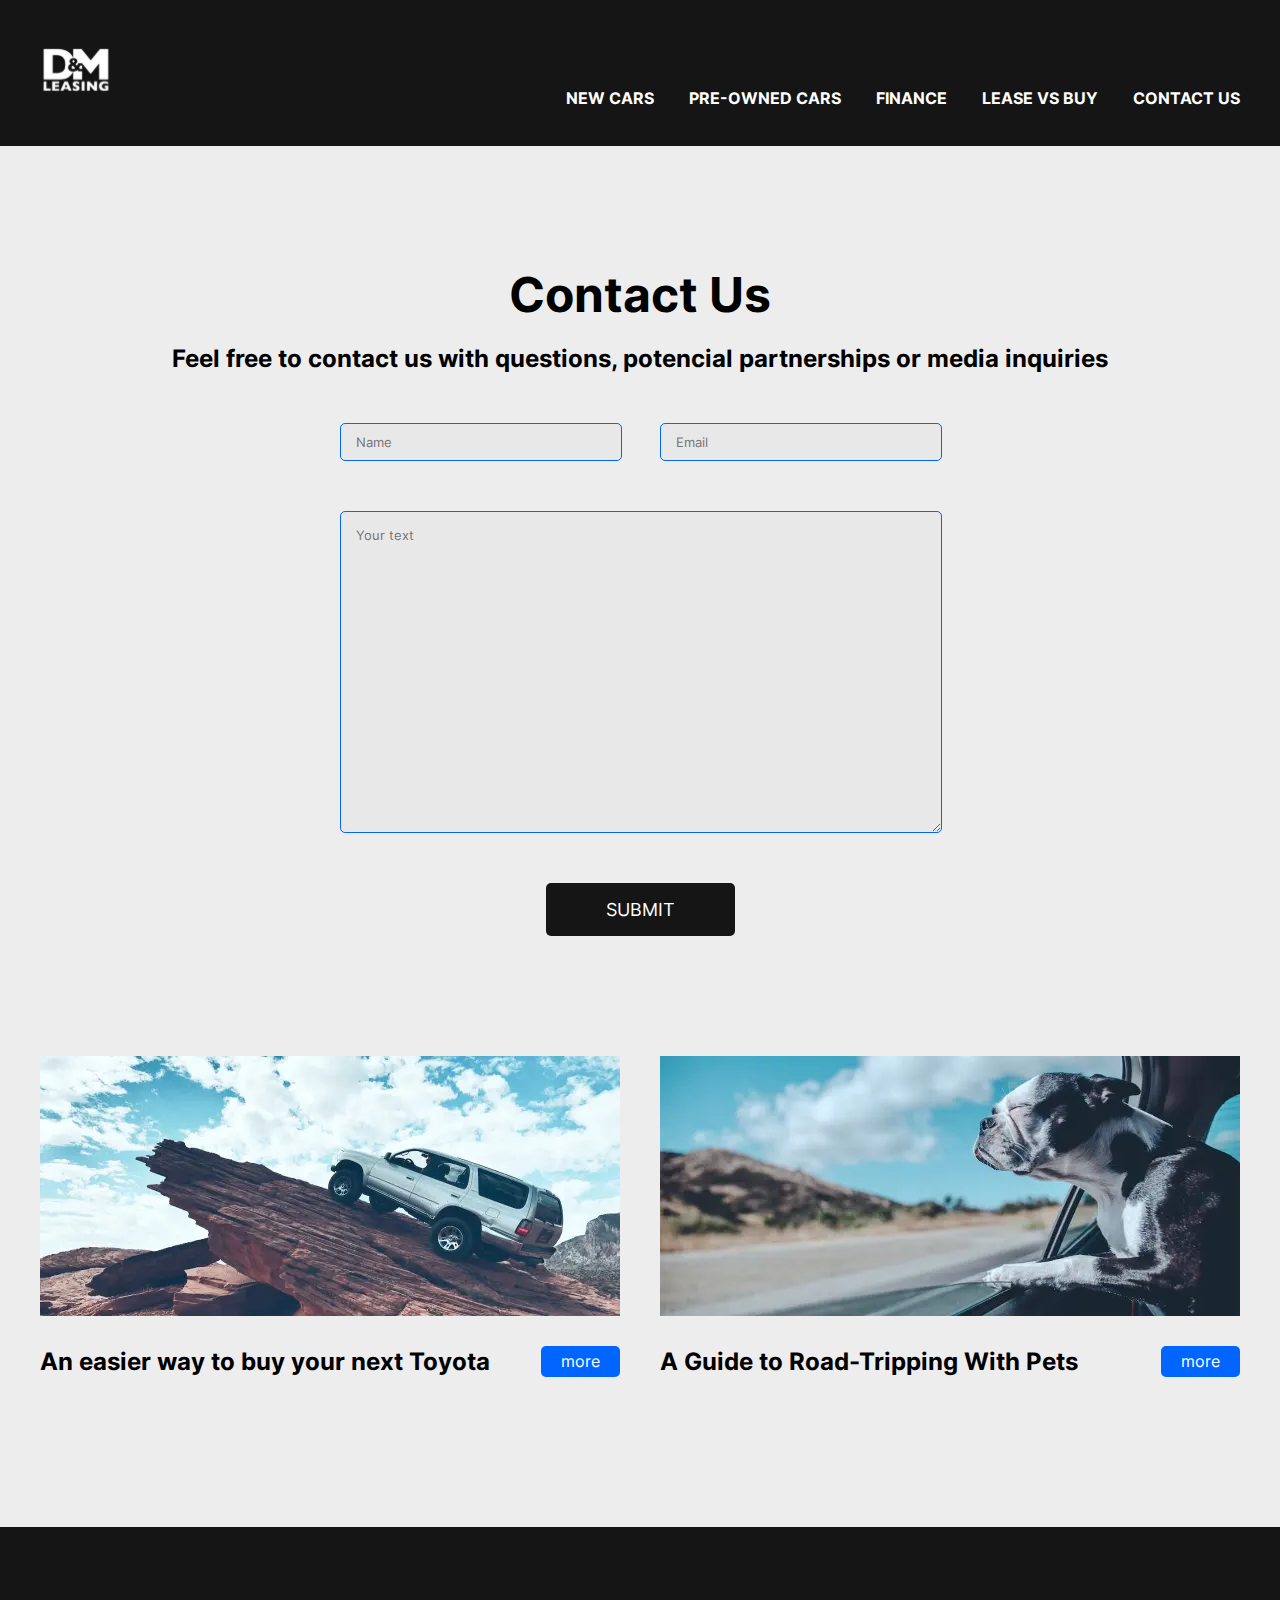
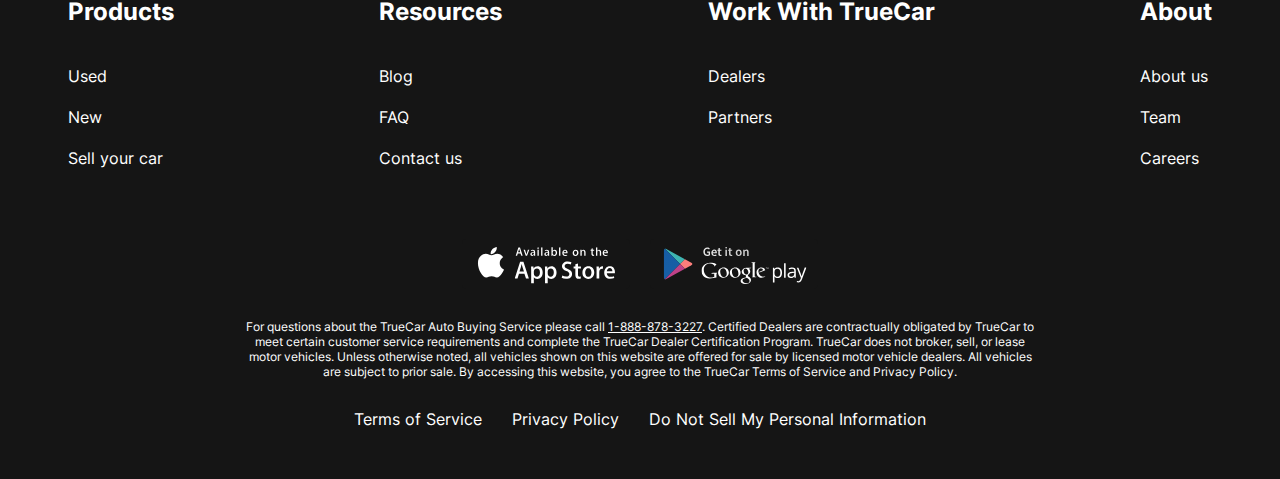
<file: contacts.html>
<!DOCTYPE html>
<html lang="en">
  <head>
    <meta charset="UTF-8">
    <meta http-equiv="X-UA-Compatible" content="IE=edge">
    <meta name="viewport" content="width=device-width, initial-scale=1.0">
    <link rel="stylesheet" href="css/style.min.css?_v=20230528174315">
    
    <title>Contact Us</title>
</head>
  <body>
    <div class="black"><header class="header container">
  <a href="index.html" class="header__logo"></a>
  <nav>
    <ul class="menu__list">
      <li class="menu__link"><a href="choose.html" >new cars</a></li>
      <li class="menu__link"><a href="#" >pre-owned cars</a></li>
      <li class="menu__link"><a href="#" >finance</a></li>
      <li class="menu__link"><a href="#">lease vs buy</a></li>
      <li class="menu__link"><a href="contacts.html" >contact us</a></li>
    </ul>
  </nav>
</header>
</div>
    <main class="container">
      <section class="contacts">
        <h2 class="contacts__title title">Contact Us</h2>
        <div class="contacts__subtitle subtitle">
          Feel free to contact us with questions, potencial partnerships or
          media inquiries
        </div>
        <div class="contacts__wrapper">
          <form action="#" class="contacts__form" id="contacts-form">
            <div class="form__input-name">
              <input type="text" placeholder="Name" name="name" />
            </div>
            <div class="form__input-email">
              <input type="email" placeholder="Email" name="email" />
            </div>
            <div class="form__input-text">
              <textarea placeholder="Your text" name="text"></textarea>
            </div>
          </form>
          <div class="btn">
            <button type="submit" form="contacts-form">SUBMIT</button>
          </div>
        </div>
      </section>
      <section class="more">
        <div class="more__easier">
          <div class="easier__img"><picture><source srcset="img/more-1.webp" type="image/webp"><img src="img/more-1.jpg" alt="" /></picture></div>
          <div class="easier__descr">
            <div class="easier__subtitle subtitle">
              An easier way to buy your next Toyota
            </div>
            <div class="easier__link"><a href="#">more</a></div>
          </div>
        </div>
        <div class="more__easier">
          <div class="easier__img"><picture><source srcset="img/more-2.webp" type="image/webp"><img src="img/more-2.jpg" alt="" /></picture></div>
          <div class="easier__descr">
            <div class="easier__subtitle subtitle">
              A Guide to Road-Tripping With Pets
            </div>
            <div class="easier__link"><a href="#">more</a></div>
          </div>
        </div>
      </section>
    </main>
    <footer class="footer">
  <div class="container">
    <div class="footer__links">
      <div class="footer__link-item">
        <div class="link-item__title">Products</div>
        <ul class="link-block">
          <li><a href="#">Used</a></li>
          <li><a href="#">New</a></li>
          <li><a href="#">Sell your car</a></li>
        </ul>
      </div>
      <div class="footer__link-item">
        <div class="link-item__title">Resources</div>
        <ul class="link-block">
          <li><a href="#">Blog</a></li>
          <li><a href="#">FAQ</a></li>
          <li><a href="#">Contact us</a></li>
        </ul>
      </div>
      <div class="footer__link-item">
        <div class="link-item__title">Work With TrueCar</div>
        <ul class="link-block">
          <li><a href="#">Dealers</a></li>
          <li><a href="#">Partners</a></li>
        </ul>
      </div>
      <div class="footer__link-item">
        <div class="link-item__title">About</div>
        <ul class="link-block">
          <li><a href="#">About us</a></li>
          <li><a href="#">Team</a></li>
          <li><a href="#">Careers</a></li>
        </ul>
      </div>
    </div>
    <div class="footer__store">
      <div class="store-item">
        <a href="#"><img src="img/app-store.svg" alt="app-store" /></a>
      </div>
      <div class="store-item">
        <a href="#"><img src="img/g-play.svg" alt="google-play" /></a>
      </div>
    </div>
    <div class="footer__text">
      For questions about the TrueCar Auto Buying Service please call
      <a href="#">1-888-878-3227</a>. Certified Dealers are contractually
      obligated by TrueCar to meet certain customer service requirements and
      complete the TrueCar Dealer Certification Program. TrueCar does not
      broker, sell, or lease motor vehicles. Unless otherwise noted, all
      vehicles shown on this website are offered for sale by licensed motor
      vehicle dealers. All vehicles are subject to prior sale. By accessing this
      website, you agree to the TrueCar Terms of Service and Privacy Policy.
    </div>
    <div class="footer__link-bot">
      <a href="#">Terms of Service</a>
      <a href="#">Privacy Policy</a>
      <a href="#">Do Not Sell My Personal Information</a>
    </div>
  </div>
</footer>

  </body>
</html>
</file>
<file: css/style.min.css>
*{padding:0;margin:0;border:0}::after,::before{-webkit-box-sizing:border-box;box-sizing:border-box}:focus :active{outline:0}a:active,a:focus{outline:0}aside,footer,header,nav{display:block}body,html{height:100%;width:100%;font-size:100%;line-height:100%;line-height:1;font-size:14px;-ms-text-size-adjust:100%;-moz-text-size-adjust:100%;-webkit-text-size-adjust:100%}button,input,textarea{font-family:inherit}input:focus,textarea:focus{outline:0}input::-ms-clear{display:none}button{cursor:pointer}button::-moz-focus-inner{padding:0;border:0}a,a:visited{text-decoration:none}a:hover{text-decoration:none}ul li{list-style:none}img{vertical-align:top;height:auto}h1,h2,h3,h4,h5,h6{font-size:inherit}@font-face{font-family:Inter;font-display:swap;src:url(../fonts/Inter-Bold.woff2) format("woff2"),url(../fonts/Inter-Bold.woff) format("woff");font-weight:700;font-style:normal}@font-face{font-family:Inter;font-display:swap;src:url(../fonts/Inter-Regular.woff2) format("woff2"),url(../fonts/Inter-Regular.woff) format("woff");font-weight:400;font-style:normal}.header{display:-webkit-box;display:-ms-flexbox;display:flex;-webkit-box-pack:justify;-ms-flex-pack:justify;justify-content:space-between;-webkit-box-align:center;-ms-flex-align:center;align-items:center;padding:40px 0}.header__logo{display:block;height:50px;width:100px;background-image:url(../img/logo.svg);background-repeat:no-repeat;background-size:contain;-o-object-fit:cover;object-fit:cover}.menu__list{display:-webkit-box;display:-ms-flexbox;display:flex;-webkit-box-pack:center;-ms-flex-pack:center;justify-content:center;-webkit-box-align:center;-ms-flex-align:center;align-items:center;gap:35px}.menu__link{text-transform:uppercase;font-size:16px;font-weight:900}.menu__link a{color:#fff;-webkit-transition:color .5s ease;-o-transition:color .5s ease;transition:color .5s ease}.menu__link a:hover{color:#06f}.main-bg{position:relative;width:100%;height:100%;z-index:2;background-repeat:no-repeat;background-size:100% 100%}.main-bg::before{content:"";position:absolute;top:0;left:0;right:0;bottom:0;background-color:#151515;opacity:.3;z-index:-1}.main-img{position:absolute;top:0;left:0;z-index:-10;width:100%;height:100%}.main-img img{-o-object-fit:cover;object-fit:cover;width:100%;height:100%}.main--title{display:-webkit-box;display:-ms-flexbox;display:flex;-webkit-box-orient:vertical;-webkit-box-direction:normal;-ms-flex-direction:column;flex-direction:column;-webkit-box-align:center;-ms-flex-align:center;align-items:center;margin-top:100px}.main--title__text{font-weight:700;font-size:72px;line-height:116px;color:#fff;text-transform:capitalize;text-align:center}.main--title__btn{margin-top:20px}.main--title__btn a{font-weight:700;font-size:36px}.why{padding:20px}.why__title{margin-bottom:50px}.why__cards{display:-webkit-box;display:-ms-flexbox;display:flex;-webkit-box-pack:center;-ms-flex-pack:center;justify-content:center;-webkit-box-align:center;-ms-flex-align:center;align-items:center;gap:30px}.card__img-container{display:-webkit-box;display:-ms-flexbox;display:flex;-webkit-box-pack:center;-ms-flex-pack:center;justify-content:center;-webkit-box-align:center;-ms-flex-align:center;align-items:center;border:1px solid #06f;border-radius:50%;width:150px;height:150px;margin:0 auto}.card__img-item{width:60px;height:60px;display:-webkit-box;display:-ms-flexbox;display:flex;-webkit-box-pack:center;-ms-flex-pack:center;justify-content:center;-webkit-box-align:center;-ms-flex-align:center;align-items:center}.card__title{padding:30px 0;font-weight:700;font-size:24px;line-height:29px;text-align:center}.card__descr{font-weight:400;font-size:16px;line-height:130%;text-align:left}.work{width:600px;margin:0 auto}.work__text{margin-top:50px}.work__text-bottom{margin-top:10px;font-weight:400;font-size:16px;line-height:130%}.work__subtitle{margin-top:50px;text-align:center}.work__list{width:calc(100% - 40px);padding:20px;margin:30px auto;font-weight:400;font-size:16px;line-height:130%;color:#151515;text-align:left;counter-reset:list}.work__list li ::before{counter-increment:list;content:counter(list);background-color:#06f;padding:20px 40px;font-weight:700;color:#fff;border-radius:50%;font-size:48px;line-height:58px;margin:20px}.work__list li p{display:-webkit-box;display:-ms-flexbox;display:flex;-webkit-box-pack:center;-ms-flex-pack:center;justify-content:center;-webkit-box-align:center;-ms-flex-align:center;align-items:center;gap:100px}.video__subtitle{margin-top:50px;text-align:center}.video__wrapper{overflow:hidden;border-radius:20px;margin:30px auto;width:80%}.video__wrapper iframe{width:100%}.important__text{margin:20px auto;text-align:left;width:580px}.important__cards{margin-top:50px;display:-webkit-box;display:-ms-flexbox;display:flex;-webkit-box-pack:center;-ms-flex-pack:center;justify-content:center;-webkit-box-align:center;-ms-flex-align:center;align-items:center;-webkit-box-align:start;-ms-flex-align:start;align-items:flex-start;gap:40px}.card__img{border-radius:5px;border:1px solid gray}.card__descr{margin-top:20px}.car-list__cards{margin-top:50px;display:-ms-grid;display:grid;-ms-grid-columns:1fr 1fr 1fr 1fr;grid-template-columns:1fr 1fr 1fr 1fr;-webkit-column-gap:40px;-moz-column-gap:40px;column-gap:40px;row-gap:100px}.car-list__btn{margin-top:50px}.menu__list{margin-top:50px}.menu__list-item{cursor:pointer;font-weight:700;font-size:24px;line-height:29px;color:#151515;-webkit-transition:all .5s ease;-o-transition:all .5s ease;transition:all .5s ease}.menu__list-item:hover{color:#06f}.cards__card{border:1px solid #06f;border-radius:5px;overflow:hidden;-webkit-transition:all .5s ease;-o-transition:all .5s ease;transition:all .5s ease}.cards__card:hover{-webkit-transform:scale(1.25);-ms-transform:scale(1.25);transform:scale(1.25)}.card__image{width:100%}.card__car-name{margin-top:20px;font-weight:700;font-size:24px;line-height:29px;text-align:center}.card__start{margin-top:20px;font-weight:400;font-size:16px;line-height:130%;text-align:center}.card__price{margin-top:20px;font-weight:700;font-size:24px;line-height:29px;text-align:center}.card__details{margin-top:20px;border-top:1px solid #06f;font-weight:400;font-size:16px;line-height:130%;text-align:center;-webkit-transition:all .5s ease;-o-transition:all .5s ease;transition:all .5s ease}.card__details a{padding:10px 0;display:block;width:100%;color:#06f;-webkit-transition:all .5s ease;-o-transition:all .5s ease;transition:all .5s ease}.card__details a:hover{color:#fff;background-color:#06f}.more{display:-webkit-box;display:-ms-flexbox;display:flex;-webkit-box-pack:center;-ms-flex-pack:center;justify-content:center;-webkit-box-align:center;-ms-flex-align:center;align-items:center;gap:40px;margin-top:120px}.easier__descr{display:-webkit-box;display:-ms-flexbox;display:flex;-webkit-box-pack:center;-ms-flex-pack:center;justify-content:center;-webkit-box-align:center;-ms-flex-align:center;align-items:center;-webkit-box-pack:justify;-ms-flex-pack:justify;justify-content:space-between;margin-top:30px}.easier__link a{border-radius:5px;padding:5px 20px;display:block;background-color:#06f;font-weight:400;font-size:16px;line-height:130%;color:#fff;-webkit-transition:all .5s ease;-o-transition:all .5s ease;transition:all .5s ease}.easier__link a:hover{background-color:#151515}.contacts__subtitle{margin-top:20px}.contacts__form{max-width:600px;margin:50px auto;display:-ms-grid;display:grid;-webkit-column-gap:40px;-moz-column-gap:40px;column-gap:40px;row-gap:50px;-ms-grid-rows:auto 50px auto;grid-template-areas:"name email" "text text";-ms-grid-columns:1fr 40px 1fr;grid-template-columns:1fr 1fr}.form__input-name{-ms-grid-row:1;-ms-grid-column:1;grid-area:name}.form__input-name input{background-color:#e8e8e8;display:block;width:calc(100% - 30px);border-radius:5px;border:1px solid #06f;padding:10px 15px}.form__input-name input:focus{border:1px solid red}.form__input-email{-ms-grid-row:1;-ms-grid-column:3;grid-area:email}.form__input-email input{background-color:#e8e8e8;display:block;width:calc(100% - 30px);border-radius:5px;border:1px solid #06f;padding:10px 15px}.form__input-email input:focus{border:1px solid red}.form__input-text{-ms-grid-row:3;-ms-grid-column:1;-ms-grid-column-span:3;grid-area:text}.form__input-text textarea{background-color:#e8e8e8;height:290px;display:block;border-radius:5px;width:calc(100% - 30px);border:1px solid #06f;padding:15px}.form__input-text textarea:focus{border:1px solid red}.modal{position:fixed;top:0;left:0;overflow:hidden;display:none;z-index:1050;width:100%;height:100%;background-color:rgba(0,0,0,.5)}.modal__block{position:relative;margin:200px auto;padding:25px;max-width:500px;background-color:rgba(154,150,150,.9607843137);border-radius:5px;display:-webkit-box;display:-ms-flexbox;display:flex;-webkit-box-pack:center;-ms-flex-pack:center;justify-content:center;-webkit-box-align:center;-ms-flex-align:center;align-items:center;-webkit-box-orient:vertical;-webkit-box-direction:normal;-ms-flex-direction:column;flex-direction:column}.modal__block-close{position:absolute;right:15px;top:15px;cursor:pointer}.modal__block-title{font-weight:700;margin-top:10px;text-align:center;font-size:30px;color:#fff}.modal__block-text{margin-top:20px}.modal__block-text p{margin:0 auto;color:#fff;width:75%;line-height:120%;text-align:center}.modal__block-form{margin-top:20px}.modal__block-form input{font-size:15px;padding:15px;border-radius:5px}.modal__block-btn{margin-top:20px}.carousel-indicators{position:absolute;right:0;bottom:40px;left:0;z-index:15;display:-webkit-box;display:-ms-flexbox;display:flex;-webkit-box-pack:center;-ms-flex-pack:center;justify-content:center;margin-right:15%;margin-left:15%;list-style:none}.dot{-webkit-box-sizing:content-box;box-sizing:content-box;-webkit-box-flex:0;-ms-flex:0 1 auto;flex:0 1 auto;width:30px;height:6px;margin-right:3px;margin-left:3px;cursor:pointer;background-color:#fff;background-clip:padding-box;border-top:10px solid transparent;border-bottom:10px solid transparent;opacity:.5;-webkit-transition:opacity .6s ease;-o-transition:opacity .6s ease;transition:opacity .6s ease}.footer{margin-top:150px;padding:20px;background-color:#151515}.footer__links{display:-webkit-box;display:-ms-flexbox;display:flex;-webkit-box-pack:center;-ms-flex-pack:center;justify-content:center;-webkit-box-align:center;-ms-flex-align:center;align-items:center;-ms-flex-pack:distribute;justify-content:space-around;-webkit-box-align:start;-ms-flex-align:start;align-items:flex-start;gap:150px;margin-top:50px}.footer__store{display:-webkit-box;display:-ms-flexbox;display:flex;-webkit-box-pack:center;-ms-flex-pack:center;justify-content:center;-webkit-box-align:center;-ms-flex-align:center;align-items:center;gap:20px;margin-top:50px}.footer__text{margin:30px auto;color:#fff;font-style:normal;font-weight:400;font-size:12px;line-height:15px;text-align:center;width:800px}.footer__text a{color:#fff;text-decoration:underline}.footer__link-bot{margin:30px auto;width:-webkit-fit-content;width:-moz-fit-content;width:fit-content;display:-webkit-box;display:-ms-flexbox;display:flex;-webkit-box-pack:center;-ms-flex-pack:center;justify-content:center;-webkit-box-align:center;-ms-flex-align:center;align-items:center;gap:30px}.footer__link-bot a{font-weight:400;font-size:16px;line-height:130%;color:#fff;-webkit-transition:color .5s ease;-o-transition:color .5s ease;transition:color .5s ease}.footer__link-bot a:hover{color:#06f}.link-item__title{color:#fff;font-weight:700;font-size:24px;line-height:29px;text-align:center;margin-bottom:40px}.link-block a{color:#fff;font-weight:400;font-size:16px;line-height:130%;-webkit-transition:color .5s ease;-o-transition:color .5s ease;transition:color .5s ease}.link-block a:hover{color:#06f}.link-block li{margin:20px 0}body{font-family:Inter;background:rgba(210,210,210,.4)}.title{margin-top:120px;font-size:48px;line-height:58px;font-weight:700;text-align:center}.subtitle{font-weight:700;font-size:24px;line-height:29px;text-align:center}.text{font-weight:400;font-size:16px;line-height:130%;color:#151515}.container{max-width:1200px;margin:0 auto}.black{background-color:#151515}.btn{display:-webkit-box;display:-ms-flexbox;display:flex;-webkit-box-pack:center;-ms-flex-pack:center;justify-content:center;-webkit-box-align:center;-ms-flex-align:center;align-items:center}.btn button{cursor:pointer;text-transform:uppercase;border-radius:5px;padding:15px 60px;background-color:#151515;font-size:18px;line-height:130%;color:#fff;-webkit-transition:all .5s ease;-o-transition:all .5s ease;transition:all .5s ease}.btn button:hover{-webkit-box-shadow:1px 1px 5px 3px #4c4c4c;box-shadow:1px 1px 5px 3px #4c4c4c;background-color:#06f}.btn a{cursor:pointer;text-transform:uppercase;border-radius:5px;padding:15px 60px;background-color:#151515;font-size:18px;line-height:130%;color:#fff;-webkit-transition:all .5s ease;-o-transition:all .5s ease;transition:all .5s ease}.btn a:hover{-webkit-box-shadow:1px 1px 5px 3px #4c4c4c;box-shadow:1px 1px 5px 3px #4c4c4c;background-color:#06f}.active-tab{color:#06f;font-weight:700}.show{display:block}.hide{display:none}
</file>
